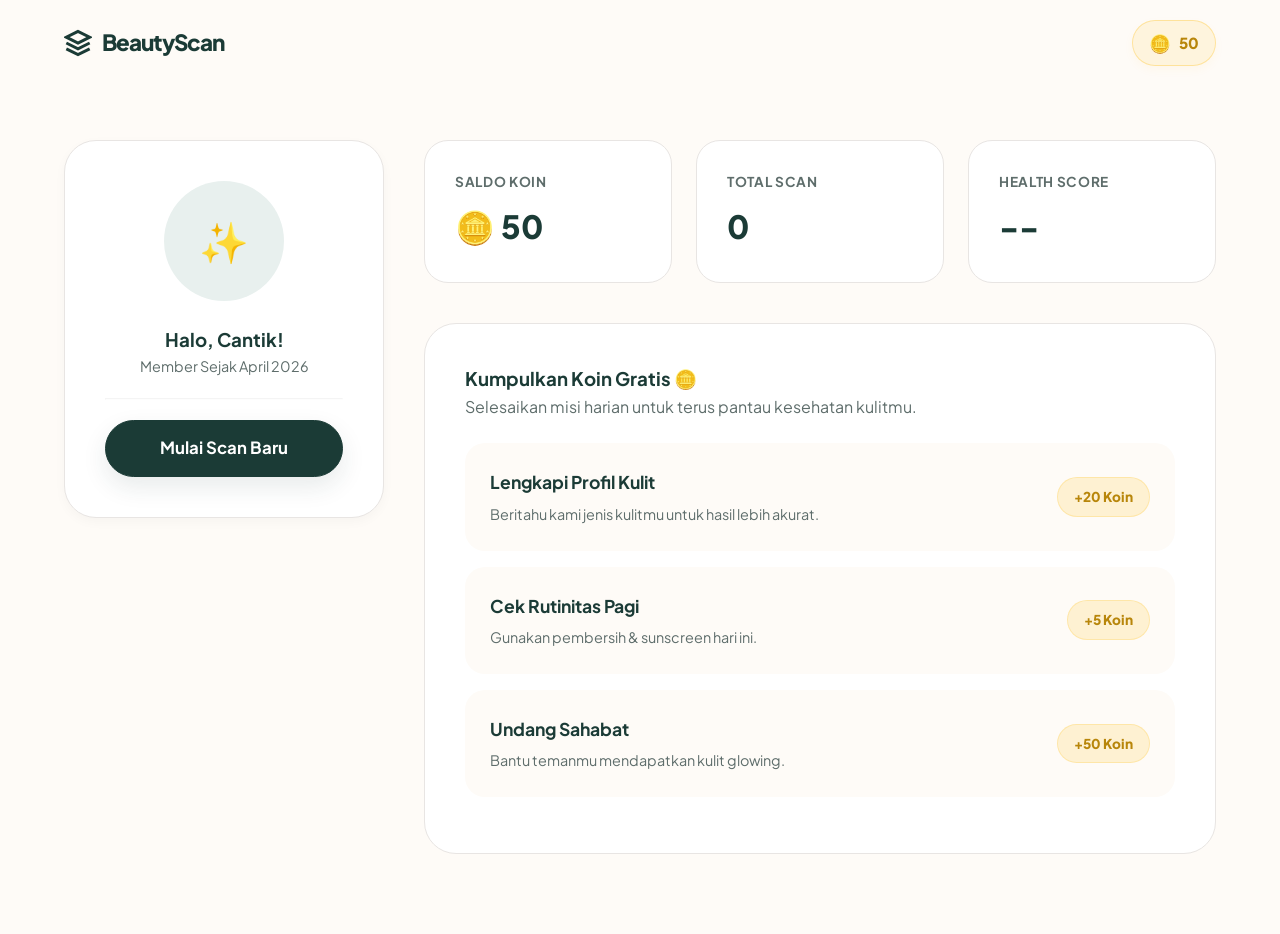
<file: dashboard.html>
<!DOCTYPE html>
<html lang="id">
<head>
  <meta charset="UTF-8" />
  <meta name="viewport" content="width=device-width, initial-scale=1.0, maximum-scale=1.0, user-scalable=no" />
  <meta name="theme-color" content="#FEFBF7" />
  <title>Dashboard Saya — BeautyScan</title>
  <link rel="preconnect" href="https://fonts.googleapis.com">
  <link rel="preconnect" href="https://fonts.gstatic.com" crossorigin>
  <link href="https://fonts.googleapis.com/css2?family=Plus+Jakarta+Sans:wght@400;500;600;700;800&display=swap" rel="stylesheet">
  <link rel="stylesheet" href="style.css" />
  <style>
    /* Dashboard specific overrides */
    .dashboard-container { padding: 140px 0 80px; width: 90%; max-width: 1400px; margin: 0 auto; }
    .dash-grid { display: grid; grid-template-columns: 320px 1fr; gap: 40px; }
    .dash-sidebar { position: relative; top: 0; }
    
    /* Remove sticky header for dashboard as requested */
    .app-header.active { position: absolute !important; }

    .profile-card { 
      background: white; 
      padding: 40px; 
      border-radius: 32px; 
      border: 1px solid var(--border-color);
      text-align: center;
      box-shadow: var(--shadow-sm);
    }
    .profile-avatar { width: 120px; height: 120px; border-radius: 50%; background: var(--accent-light); margin: 0 auto 24px; display: flex; align-items: center; justify-content: center; font-size: 2.5rem; }
    
    .dash-main { display: flex; flex-direction: column; gap: 40px; }
    
    .stat-row { display: grid; grid-template-columns: repeat(3, 1fr); gap: 24px; }
    .stat-card { background: white; padding: 30px; border-radius: 24px; border: 1px solid var(--border-color); }
    .stat-card h4 { font-size: 0.85rem; color: var(--text-muted); text-transform: uppercase; margin-bottom: 8px; font-weight: 700; letter-spacing: 0.05em; }
    .stat-card .val { font-size: 2rem; font-weight: 800; color: var(--text-main); }
    
    .mission-list { background: white; padding: 40px; border-radius: 32px; border: 1px solid var(--border-color); }
    .mission-item { 
      display: flex; justify-content: space-between; align-items: center; padding: 24px; 
      background: var(--base-bg); border-radius: 20px; margin-bottom: 16px; border: 1px solid transparent; transition: all 0.4s cubic-bezier(0.165, 0.84, 0.44, 1);
    }
    .mission-item:hover { transform: translateX(12px); background: white; border-color: var(--accent-main); box-shadow: var(--shadow-md); }
    .m-info h5 { font-size: 1.1rem; margin-bottom: 6px; font-weight: 700; }
    .m-info p { font-size: 0.9rem; color: var(--text-muted); }
    .m-reward { background: rgba(255,184,0,0.15); color: #B8860B; padding: 8px 16px; border-radius: 100px; font-weight: 800; font-size: 0.85rem; border: 1px solid rgba(255,184,0,0.2); }

    /* Mobile Responsiveness */
    @media (max-width: 1024px) {
      .dash-grid { grid-template-columns: 1fr; }
      .dash-sidebar { position: static; }
      .stat-row { grid-template-columns: 1fr; }
    }
    @media (max-width: 480px) {
      .dashboard-container { padding-top: 40px; }
      .mission-item { flex-direction: column; align-items: flex-start; gap: 16px; }
      .mission-list { padding: 25px; }
      .stat-card { padding: 20px; }
    }
  </style>
</head>
<body class="page-fade-in">
  <!-- Custom Cursor -->
  <div class="cursor-ring"></div>
  <div class="cursor-dot"></div>

  <header class="app-header active">
    <div class="nav-container">
      <a href="index.html" class="logo">
        <svg width="28" height="28" viewBox="0 0 24 24" fill="none" stroke="var(--accent-main)" stroke-width="2.5"><path d="M12 2L2 7l10 5 10-5-10-5z"/><path d="M2 17l10 5 10-5"/><path d="M2 12l10 5 10-5"/></svg>
        <span>BeautyScan</span>
      </a>
      <div class="nav-actions">
        <div class="coin-badge">
          <span class="coin-icon">🪙</span>
          <span class="userCoins">50</span>
        </div>
        <button class="mobile-toggle" id="menuToggle"><span></span><span></span><span></span></button>
      </div>
    </div>
  </header>

  <main class="container dashboard-container">
    <div class="dash-grid">
      <aside class="dash-sidebar">
        <div class="profile-card">
          <div class="profile-avatar">✨</div>
          <h3>Halo, Cantik!</h3>
          <p style="color:var(--text-muted); font-size:0.9rem;">Member Sejak April 2026</p>
          <hr style="margin:20px 0; opacity:0.1;">
          <a href="index.html#upload-section" class="btn-primary-large" style="width:100%;">Mulai Scan Baru</a>
        </div>
      </aside>

      <section class="dash-main">
        <div class="stat-row">
          <div class="stat-card">
            <h4>Saldo Koin</h4>
            <div class="val">🪙 <span class="userCoins">50</span></div>
          </div>
          <div class="stat-card">
            <h4>Total Scan</h4>
            <div class="val">0</div>
          </div>
          <div class="stat-card">
            <h4>Health Score</h4>
            <div class="val">--</div>
          </div>
        </div>

        <div class="mission-list">
          <h3>Kumpulkan Koin Gratis 🪙</h3>
          <p style="margin-bottom:24px; color:var(--text-muted);">Selesaikan misi harian untuk terus pantau kesehatan kulitmu.</p>
          
          <div class="mission-item">
            <div class="m-info">
              <h5>Lengkapi Profil Kulit</h5>
              <p>Beritahu kami jenis kulitmu untuk hasil lebih akurat.</p>
            </div>
            <div class="m-reward">+20 Koin</div>
          </div>

          <div class="mission-item">
            <div class="m-info">
              <h5>Cek Rutinitas Pagi</h5>
              <p>Gunakan pembersih & sunscreen hari ini.</p>
            </div>
            <div class="m-reward">+5 Koin</div>
          </div>

          <div class="mission-item">
            <div class="m-info">
              <h5>Undang Sahabat</h5>
              <p>Bantu temanmu mendapatkan kulit glowing.</p>
            </div>
            <div class="m-reward">+50 Koin</div>
          </div>
        </div>
      </section>
    </div>
  </main>

  <script src="script.js"></script>
</body>
</html>
</file>
<file: style.css>
:root {
  /* Colors */
  --base-bg: #FEFBF7; /* Krem Medvi-style */
  --alt-bg: #F9F6F2; /* Seksi background lebih gelap sedikit */
  --accent-main: #1B3B36; /* Deep Forest Green (Medvi Primary) */
  --accent-secondary: #E8A598; /* Peach (Tetap simpan untuk sentuhan kecantikan) */
  --accent-dark: #122925;
  --accent-light: #E8F0EE; /* Sage super terang */
  
  --text-main: #1B3B36; /* Pakai hijau gelap untuk teks agar lebih kohesif */
  --text-muted: #5E6D6B; /* Abu-abu kehijauan */
  
  --card-bg: #FFFFFF;
  --border-color: #E8E5E3;
  
  /* Badge Condition Colors */
  --badge-red: #FCE8E8;
  --badge-red-text: #E57373;
  --badge-yellow: #FFF4E5;
  --badge-yellow-text: #F6B86C;
  --badge-purple: #F3E8FC;
  --badge-purple-text: #A673E5;
  --badge-green: #E8FCEF;
  --badge-green-text: #66C48B;
  
  /* Metrics */
  --radius-sm: 8px;
  --radius-md: 16px;
  --radius-lg: 24px;
  --radius-xl: 32px;
  --radius-pill: 999px;
  
  --shadow-sm: 0 4px 12px rgba(44, 44, 42, 0.03);
  --shadow-md: 0 12px 32px rgba(44, 44, 42, 0.06);
  --shadow-lg: 0 24px 50px rgba(44, 44, 42, 0.1);
  
  --font-primary: 'Plus Jakarta Sans', sans-serif;
  --transition: 0.3s cubic-bezier(0.25, 0.8, 0.25, 1);
}

*, *::before, *::after { box-sizing: border-box; margin: 0; padding: 0; }
html { scroll-behavior: smooth; }

.page-fade-in {
  opacity: 0;
  transition: opacity 0.5s ease-out;
}

html, body {
  overflow-x: hidden;
  width: 100%;
  position: relative;
}

body {
  font-family: var(--font-primary);
  background-color: var(--base-bg);
  color: var(--text-main);
  line-height: 1.6;
}

/* ── CUSTOM CURSOR ── */
.cursor-ring {
  width: 32px;
  height: 32px;
  border: 1px solid var(--accent-main);
  border-radius: 50%;
  position: fixed;
  pointer-events: none;
  z-index: 10000;
  transition: transform 0.2s ease-out, opacity 0.3s ease, border-width 0.2s ease;
  transform: translate(-50%, -50%);
  opacity: 0;
}
.cursor-dot {
  width: 6px;
  height: 6px;
  background: var(--accent-main);
  border-radius: 50%;
  position: fixed;
  pointer-events: none;
  z-index: 10001;
  transform: translate(-50%, -50%);
  transition: transform 0.1s ease;
  opacity: 0;
}
body:hover .cursor-ring, body:hover .cursor-dot { opacity: 1; }

.cursor-ring.active { transform: translate(-50%, -50%) scale(1.8); background: rgba(27, 59, 54, 0.05); }

@media (min-width: 901px) {
  * { cursor: none !important; }
}
button, a, .faq-question, .tab-btn, .sample-img { cursor: none !important; }
a { text-decoration: none; color: inherit; transition: var(--transition); }

.container {
  max-width: 1400px;
  margin: 0 auto;
  padding: 0 5%;
}

.alt-bg {
  background-color: var(--alt-bg);
}

/* ── MODULAR UI BUTTONS ── */
.btn-cta, .btn-primary-large {
  display: inline-flex;
  align-items: center;
  justify-content: center;
  border-radius: var(--radius-pill);
  font-weight: 700;
  transition: all 0.3s cubic-bezier(0.19, 1, 0.22, 1);
  cursor: pointer;
  text-align: center;
}

.btn-primary-large {
  background: var(--accent-main);
  color: white !important;
  padding: 14px 32px;
  font-size: 1.05rem;
  border: 1px solid var(--accent-main);
  box-shadow: 0 10px 25px rgba(27, 59, 54, 0.1);
}

.btn-cta {
  background: transparent;
  color: var(--accent-main) !important;
  padding: 14px 32px;
  font-size: 1.05rem;
  border: 1.5px solid var(--accent-main);
}




.btn-primary-large:hover {
  background: var(--accent-dark);
  transform: translateY(-3px);
  box-shadow: 0 15px 35px rgba(27, 59, 54, 0.2);
}

.btn-cta:hover {
  background: var(--accent-light);
  transform: translateY(-3px);
}

.btn-primary-large:active, .btn-cta:active {
  transform: translateY(-1px) scale(0.98);
}


/* ── HEADER ── */
.app-header {
  padding: 20px 0;
  background: transparent;
  position: fixed;
  top: 0; left: 0; right: 0;
  z-index: 2500; /* Higher than mobile menu overlay */
  transition: all 0.4s ease;
}

.app-header.scrolled {
  padding: 12px 0;
  background: rgba(254, 251, 247, 0.8);
  backdrop-filter: blur(20px);
  border-bottom: 1px solid rgba(27, 59, 54, 0.05);
  box-shadow: var(--shadow-sm);
}

.nav-container { display: flex; justify-content: space-between; align-items: center; max-width: 1400px; margin: 0 auto; padding: 0 5%;}
.logo { display:flex; align-items:center; gap:10px; font-weight:800; font-size:1.4rem; color:var(--text-main); letter-spacing: -0.04em;}
.hero-btns {
  display: flex;
  gap: 20px;
  align-items: center;
  flex-wrap: wrap;
}

.nav-links { display: flex; gap: 40px; font-weight: 600; font-size: 0.9rem; color: var(--text-muted); }
.nav-links a { transition: all 0.3s ease; }
.nav-links a:hover { color: var(--accent-main); }
.nav-actions { display: flex; align-items: center; gap: 20px; }

/* Coin Badge */
.coin-badge {
  display: flex;
  align-items: center;
  gap: 8px;
  background: rgba(255, 184, 0, 0.1);
  padding: 8px 16px;
  border-radius: var(--radius-pill);
  border: 1px solid rgba(255, 184, 0, 0.3);
  font-weight: 800;
  color: #B8860B; /* Golden brown */
  font-size: 0.95rem;
  box-shadow: 0 4px 10px rgba(255, 184, 0, 0.05);
  transition: all 0.3s ease;
}
.coin-badge:hover { transform: scale(1.05); background: rgba(255, 184, 0, 0.15); }
.coin-icon { font-size: 1.1rem; }

.mobile-toggle { 
  display: none; 
  background: transparent; 
  border: none; 
  cursor: pointer; 
  padding: 10px; 
  z-index: 2000; /* Extremely high to stay on top */
  position: relative;
}
.mobile-toggle span { 
  display: block; 
  width: 25px; 
  height: 2px; 
  background: var(--text-main); /* Ensure visible color */
  margin: 5px 0; 
  transition: 0.3s; 
}
.mobile-toggle.active span { background: var(--text-main); }
.mobile-toggle.active span:nth-child(1) { transform: rotate(-45deg) translate(-5px, 6px); }
.mobile-toggle.active span:nth-child(2) { opacity: 0; }
.mobile-toggle.active span:nth-child(3) { transform: rotate(45deg) translate(-5px, -6px); }

/* Mobile Menu Overlay */
.mobile-menu {
  position: fixed; 
  top: 0; 
  right: -100%; 
  width: 100%; 
  height: 100vh;
  background: white; 
  z-index: 1500; 
  padding: 120px 40px;
  display: flex; 
  flex-direction: column; 
  gap: 30px;
  transition: 0.4s cubic-bezier(0.19, 1, 0.22, 1);
  box-shadow: -20px 0 60px rgba(0,0,0,0.1);
}
.mobile-menu.active { right: 0; }
.mobile-menu a.menu-link { font-size: 1.5rem; font-weight: 800; color: var(--text-main); text-decoration: none; }
.mobile-menu .btn-primary-large { 
  margin-top: 20px; 
  color: white !important; 
  font-size: 1.1rem; 
  padding: 20px; 
  display: flex !important; /* Ensure it treats as block/flex */
}




/* ── HERO SECTION ── */
.hero-section {
  padding: 160px 0 100px; /* offset for absolute header */
}
.hero-container {
  display: grid;
  grid-template-columns: 1fr 1fr;
  gap: 60px;
  align-items: center;
  max-width: 100%;
  margin: 0 auto;
  padding: 0 4%;
}

.hero-badge {
  display: inline-flex;
  align-items: center;
  gap: 10px;
  font-size: 0.75rem;
  font-weight: 800;
  text-transform: uppercase;
  letter-spacing: 0.1em;
  color: var(--accent-main);
  background: var(--accent-light);
  padding: 8px 18px;
  border-radius: 100px;
  margin-bottom: 32px;
}

.hero-headline {
  font-size: clamp(2.8rem, 6vw, 4.8rem);
  font-weight: 800;
  line-height: 1.05;
  margin-bottom: 32px;
  letter-spacing: -0.04em;
  color: var(--text-main);
}

.hero-headline span {
  color: var(--accent-secondary);
}

.hero-subtitle {
  font-size: 1.25rem;
  color: var(--text-muted);
  margin-bottom: 48px;
  max-width: 85%;
  line-height: 1.6;
  font-weight: 500;
}

/* Hero Visual */
.hero-visual { position: relative; }
.image-wrapper {
  position: relative;
  border-radius: var(--radius-xl);
  z-index: 1;
}
.hero-img {
  width: 100%;
  height: 600px;
  object-fit: cover;
  border-radius: var(--radius-xl);
  box-shadow: 0 40px 80px rgba(27, 59, 54, 0.1);
}

.floating-badge {
  position: absolute;
  background: rgba(255, 255, 255, 0.95);
  backdrop-filter: blur(10px);
  padding: 12px 20px;
  border-radius: var(--radius-pill);
  box-shadow: var(--shadow-md);
  font-weight: 600;
  font-size: 0.9rem;
  display: flex;
  align-items: center;
  gap: 10px;
  z-index: 2;
  animation: floatUpDown 4s ease-in-out infinite;
}

.badge-1 { top: 40px; right: -20px; }
.badge-2 { bottom: 60px; left: -30px; animation-delay: 1.5s; }

.badge-dot { width: 10px; height: 10px; border-radius: 50%; display: block; }
.pulse-pink { background: var(--accent-main); box-shadow: 0 0 0 4px var(--accent-light); }
.pulse-sage { background: #81C784; box-shadow: 0 0 0 4px #E8F5E9; }

@keyframes floatUpDown {
  0%, 100% { transform: translateY(0); }
  50% { transform: translateY(-10px); }
}

/* ── COMMON SECTION STRUCTURE ── */
.section-spacer { padding: 80px 0; }
.section-header { margin-bottom: 64px; }
.section-header.center { text-align: center; }
.section-header h2 { font-size: clamp(2.2rem, 4vw, 3rem); font-weight: 800; letter-spacing: -0.02em; margin-bottom: 16px; line-height: 1.1; }
.section-header p { font-size: 1.15rem; color: var(--text-muted); max-width: 600px; margin: 0 auto; line-height: 1.6; }

/* ── HOW IT WORKS ── */
.how-it-works-section { background-color: var(--alt-bg); }
.steps-grid { display: grid; grid-template-columns: repeat(3, 1fr); gap: 60px; }
.step-card { text-align: center; position: relative; }
.step-number {
  color: var(--accent-light);
  font-size: 10rem;
  font-weight: 800;
  position: absolute;
  top: -60px; left: 50%;
  transform: translateX(-50%);
  z-index: 0;
  opacity: 0.4;
  line-height: 1;
  pointer-events: none;
}
.step-icon {
  width: 84px; height: 84px;
  background: white;
  border-radius: 50%;
  border: 1px solid var(--border-color);
  display: flex; align-items: center; justify-content: center;
  margin: 0 auto 32px;
  color: var(--accent-main);
  position: relative; z-index: 1;
  box-shadow: var(--shadow-sm);
}
.step-card h3 { font-size: 1.5rem; margin-bottom: 16px; font-weight: 700; position: relative; z-index: 1;}
.step-card p { color: var(--text-muted); position: relative; z-index: 1; font-size: 1.05rem; }

/* ── ASYMMETRIC GRIDS (MEDVI STYLE) ── */
.medvi-grid {
  display: grid;
  grid-template-columns: 1fr 1fr;
  gap: 100px;
  align-items: center;
}

.medvi-grid.reverse { direction: rtl; }
.medvi-grid.reverse > * { direction: ltr; }

.grid-visual-composite {
  display: grid;
  grid-template-columns: repeat(2, 1fr);
  gap: 20px;
  position: relative;
}

.img-main { grid-column: span 2; border-radius: var(--radius-lg); height: 400px; object-fit: cover; }
.img-sub { border-radius: var(--radius-lg); height: 250px; object-fit: cover; }

.content-block h2, .grid-text-content h2 {
  font-size: clamp(2.2rem, 4vw, 3.4rem);
  font-weight: 800;
  line-height: 1.1;
  margin-bottom: 32px;
  letter-spacing: -0.03em;
  color: var(--text-main);
}

.content-block p, .grid-text-content p {
  font-size: 1.15rem;
  color: var(--text-muted);
  margin-bottom: 40px;
  max-width: 520px;
  line-height: 1.7;
}

.checklist {
  list-style: none;
  margin-bottom: 32px;
}

.checklist li {
  display: flex;
  align-items: center;
  gap: 12px;
  margin-bottom: 12px;
  font-weight: 600;
  color: var(--text-main);
}

/* ── RESULTS LAYOUT ── */
.results-header { text-align: left; }
.results-layout { display: block; position: relative; }
.results-main-stack { display: flex; flex-direction: column; gap: 40px; width: 100%; }
.results-top-row { display: grid; grid-template-columns: 1.2fr 1fr; gap: 40px; align-items: stretch; margin-bottom: 20px; }

@media (max-width: 1100px) {
  .results-top-row { grid-template-columns: 1fr; }
}

.results-visual-col { display: flex; flex-direction: column; width: 100%; min-width: 0; }
.annotated-wrap.modern-card { min-height: 500px; display: flex; align-items: center; justify-content: center; overflow: hidden; width: 100%; }
.result-photo { width: 100%; height: auto; max-height: 700px; object-fit: cover; }

.primary-insight-card {
  background: var(--accent-main);
  color: white;
  padding: 40px;
  border-radius: var(--radius-xl);
  display: flex;
  flex-direction: column;
  justify-content: center;
  box-shadow: var(--shadow-lg);
  width: 100%;
}
.primary-insight-card .small-badge { color: rgba(255,255,255,0.6); margin-bottom: 24px;}
.primary-insight-card h2 { font-size: 2.22rem; margin-bottom: 20px; font-weight: 800; line-height: 1.2; }
.primary-insight-card h2 span { color: var(--accent-secondary); }
.primary-insight-card p { font-size: 1.15rem; opacity: 0.9; line-height: 1.7; }

.results-cards-container { 
  display: grid; 
  grid-template-columns: 1fr; 
  gap: 24px; 
  width: 100%;
}
.result-card {
  background: var(--card-bg);
  border-radius: var(--radius-lg);
  padding: 32px;
  border: 1px solid var(--border-color);
  transition: var(--transition);
}
.result-card:hover { border-color: var(--accent-main); box-shadow: var(--shadow-md); transform: translateY(-4px); }
.result-card-header { display: flex; align-items: center; gap: 16px; margin-bottom: 24px; }
.result-card-icon { width: 52px; height: 52px; border-radius: 14px; background: var(--alt-bg); display: flex; align-items: center; justify-content: center; color: var(--accent-main); }
.result-card-title h3 { font-size: 1.25rem; font-weight: 700; margin-bottom: 4px; }
.result-status { font-size: 0.7rem; font-weight: 800; text-transform: uppercase; letter-spacing: 0.05em; padding: 4px 12px; border-radius: 100px; background: var(--border-color); color: var(--text-muted); }

.result-card-body p { font-size: 1rem; color: var(--text-muted); line-height: 1.6; margin-bottom: 20px; }
.result-card-body strong { color: var(--text-main); display: block; margin-top: 20px; font-size: 0.85rem; text-transform: uppercase; letter-spacing: 0.05em; margin-bottom: 6px; }

/* ── RECOMMENDATIONS ── */
.reco-section { padding-top: 100px; border-top: 1px solid var(--border-color); }
.products-grid { 
  display: grid; 
  grid-template-columns: repeat(2, 1fr); 
  gap: 30px; 
  max-width: 1000px; 
  margin: 0 auto;
}
.product-card {
  display: grid;
  grid-template-columns: 200px 1fr;
  background: var(--card-bg);
  border-radius: var(--radius-lg);
  overflow: hidden;
  border: 1px solid var(--border-color);
  transition: var(--transition);
}
.product-img-box { height: 100%; background: #F8F8F8; }
.product-body { padding: 32px; }

/* ── SKELETON LOADER ── */
.skeleton {
  background: linear-gradient(110deg, #ececec 8%, #f5f5f5 18%, #ececec 33%);
  background-size: 200% 100%;
  animation: 1.5s shine linear infinite;
  border-radius: 12px;
}
@keyframes shine { to { background-position-x: -200%; } }

/* ── CHECKLIST ── */
.checklist { list-style: none; margin-top: 24px; }
.checklist li {
  position: relative;
  padding-left: 28px;
  margin-bottom: 12px;
  font-weight: 600;
  color: var(--text-main);
}
.checklist li::before {
  content: '→';
  position: absolute;
  left: 0;
  color: var(--accent-secondary);
  font-weight: 900;
}

.checklist-anim li {
  opacity: 0;
  transform: translateX(15px);
  animation: slideCheck 0.5s cubic-bezier(0.2, 0.8, 0.2, 1) forwards;
}
.checklist-anim li:nth-child(1) { animation-delay: 0.2s; }
.checklist-anim li:nth-child(2) { animation-delay: 0.4s; }
.checklist-anim li:nth-child(3) { animation-delay: 0.6s; }
.checklist-anim li:nth-child(4) { animation-delay: 0.8s; }

@keyframes slideCheck {
  to { opacity: 1; transform: translateX(0); }
}

/* ── FAQ SECTION ── */
.faq-container { max-width: 800px; margin: 0 auto; }
.faq-item {
  border-bottom: 1px solid var(--border-color);
  padding: 24px 0;
}
.faq-question {
  font-size: 1.25rem;
  font-weight: 700;
  display: flex;
  justify-content: space-between;
  align-items: center;
  cursor: pointer;
}
.faq-answer {
  padding-top: 16px;
  color: var(--text-muted);
  display: none;
}
.faq-item.active .faq-answer { display: block; }
.faq-item.active .faq-question svg { transform: rotate(180deg); }

/* ── FEATURES ── */
.features-grid { display: grid; grid-template-columns: repeat(3, 1fr); gap: 24px; }
.feature-card {
  background: var(--card-bg);
  padding: 40px 32px;
  border-radius: var(--radius-lg);
  border: 1px solid var(--border-color);
  box-shadow: var(--shadow-sm);
  transition: var(--transition);
}
.feature-card:hover {
  transform: translateY(-5px);
  box-shadow: var(--shadow-md);
}
.f-icon { font-size: 2.5rem; margin-bottom: 24px; color: var(--accent-main); }
.feature-card.reveal { opacity: 0; transform: translateY(30px); transition: all 0.8s cubic-bezier(0.25, 1, 0.5, 1); }
.feature-card.reveal.active { opacity: 1; transform: translateY(0); }

/* ── SCROLL REVEAL UTILITY ── */
.reveal { opacity: 0; transform: translateY(40px); transition: all 0.8s cubic-bezier(0.22, 1, 0.36, 1); }
.reveal.active { opacity: 1; transform: translateY(0); }

/* ── UPLOAD SECTION ── */
.upload-header { text-align: center; margin-bottom: 48px; }
.upload-header h2 { font-size: clamp(2.2rem, 3.5vw, 2.8rem); font-weight: 800; margin-bottom: 12px; line-height: 1.1; }
.upload-header p { color: var(--text-muted); font-size: 1.1rem; }

.upload-wrapper { display: flex; flex-direction: column; align-items: center; }
.upload-card { max-width: 860px !important; }
.modern-card {
  background: var(--card-bg);
  width: 100%;
  max-width: 600px;
  border-radius: var(--radius-xl);
  box-shadow: var(--shadow-md);
  overflow: hidden;
}

.card-state { padding: 48px; text-align: center; }

/* State 1: Upload DND */
.upload-border-dashed {
  border: 2px dashed var(--accent-main);
  border-radius: var(--radius-lg);
  padding: 80px 40px;
  transition: var(--transition);
  background: rgba(27, 59, 54, 0.02);
}
.modern-card.drag-over .upload-border-dashed {
  background: var(--accent-light);
  border-style: solid;
}
.cloud-icon { color: var(--accent-main); margin-bottom: 24px; opacity: 0.8; }
.upload-border-dashed h3 { font-size: 1.6rem; font-weight: 800; margin-bottom: 12px; }
.drop-text { color: var(--text-muted); margin-bottom: 40px; font-size: 1.1rem; }

.sample-images-wrap { margin-top: 32px; }
.sample-text { font-size: 0.9rem; color: var(--text-muted); margin-bottom: 16px; }
.sample-row { display: flex; gap: 12px; justify-content: center; }
.sample-img {
  width: 60px; height: 60px;
  border-radius: var(--radius-sm);
  background-size: cover; background-position: center;
  cursor: pointer;
  border: 2px solid transparent;
  transition: var(--transition);
}
.sample-img:hover { border-color: var(--accent-main); transform: scale(1.05); }

/* State 2: Scanner Shimmer */
.scanning-wrapper { width: 100%; }
.scan-image-wrap {
  position: relative;
  width: 100%;
  aspect-ratio: 1;
  max-height: 300px;
  border-radius: var(--radius-lg);
  overflow: hidden;
  margin-bottom: 32px;
}
.scan-img-underlay { width: 100%; height: 100%; object-fit: cover; opacity: 0.8; filter: grayscale(50%); }
.shimmer-overlay {
  position: absolute;
  inset: 0;
  background: linear-gradient(90deg, transparent, rgba(232, 165, 152, 0.2), transparent);
  background-size: 200% 100%;
  animation: shimmer 2s infinite;
  z-index: 1;
}
@keyframes shimmer { 0% { background-position: -200% 0; } 100% { background-position: 200% 0; } }

.scanning-scanner-line {
  position: absolute; left: 0; right: 0; height: 3px;
  background: var(--accent-main);
  box-shadow: 0 0 15px 4px rgba(232, 165, 152, 0.6);
  animation: scanLine 2.5s ease-in-out infinite alternate;
  z-index: 2;
}
@keyframes scanLine { 0% { top: 0; } 100% { top: 100%; } }

.scan-progress-area h3 { font-size: 1.25rem; font-weight: 700; margin-bottom: 16px; }
.scan-progress-track { width: 100%; height: 8px; background: var(--border-color); border-radius: var(--radius-pill); margin-bottom: 12px; overflow: hidden; }
.scan-progress-fill { height: 100%; width: 0%; background: var(--accent-main); transition: width 0.1s linear; }
.scan-hint { font-size: 0.9rem; color: var(--text-muted); }


/* ── PREVIEW STATE (READY TO SCAN) ── */
.ready-state-wrap { padding: 40px; }
.preview-grid { 
  display: grid; 
  grid-template-columns: 1fr 340px; 
  gap: 40px; 
  text-align: left; 
  align-items: start;
}
.preview-visual { display: flex; flex-direction: column; gap: 24px; }
.image-preview-wrapper { 
  position: relative; 
  border-radius: 20px; 
  overflow: hidden; 
  border: 4px solid var(--accent-main); 
  box-shadow: var(--shadow-md); 
}
.image-preview-wrapper img { width: 100%; height: 320px; object-fit: cover; display: block; }
.preview-overlay-text { 
  position: absolute; bottom: 0; width: 100%; 
  background: rgba(27, 59, 54, 0.85); color: white; 
  padding: 12px; font-size: 0.8rem; text-align: center; font-weight: 700; 
}

.ready-actions { display: flex; flex-direction: column; gap: 12px; }
.btn-primary-large { color: white !important; }
.btn-cancel { 
  background: transparent; color: var(--text-muted); 
  border: none; padding: 10px; font-weight: 700; cursor: pointer; transition: 0.3s; 
}
.btn-cancel:hover { color: var(--accent-main); }

.preview-details { 
  background: var(--base-bg); 
  padding: 32px; 
  border-radius: 24px; 
  border: 1px solid var(--border-color); 
}
.preview-details h4 { font-size: 1.25rem; font-weight: 800; margin-bottom: 24px; color: var(--text-main); }
.preview-checklist { list-style: none; padding: 0; margin: 0; }
.preview-checklist li { display: flex; gap: 12px; align-items: flex-start; margin-bottom: 20px; font-size: 0.95rem; color: var(--text-muted); line-height: 1.4; }
.preview-checklist li svg { flex-shrink: 0; margin-top: 2px; }
.preview-checklist li strong { color: var(--text-main); }

.ai-note-box { 
  margin-top: 32px; padding: 20px; 
  background: rgba(232, 165, 152, 0.1); border-radius: 16px; 
  font-size: 0.85rem; color: var(--text-muted); line-height: 1.5;
  border: 1px solid rgba(232, 165, 152, 0.2);
}

/* ── TESTIMONIALS ── */
.testi-grid { display: grid; grid-template-columns: 1fr 1fr; gap: 32px; max-width: 900px; margin: 0 auto;}
.testi-card {
  background: var(--card-bg);
  padding: 40px;
  border-radius: var(--radius-lg);
  border: 1px solid var(--border-color);
  box-shadow: var(--shadow-sm);
}
.testi-stars { color: #FFB800; font-size: 1.2rem; margin-bottom: 20px; }
.testi-text { font-size: 1.1rem; font-weight: 500; font-style: italic; margin-bottom: 32px; line-height: 1.6; }
.testi-user { display: flex; align-items: center; gap: 16px; }
.t-avatar img { width: 48px; height: 48px; border-radius: 50%; object-fit: cover; }
.t-info strong { font-weight: 700; display: block; }
.t-info span { font-size: 0.85rem; color: var(--text-muted); }




/* ── FOOTER ── */
.site-footer { background: var(--card-bg); padding: 80px 0 30px; border-top: 1px solid var(--border-color); }
.footer-grid { display: grid; grid-template-columns: 2fr 1fr 1fr; gap: 60px; margin-bottom: 60px; }
.f-about { color: var(--text-muted); margin-top: 16px; max-width: 300px; }
.f-col h4 { font-size: 1rem; font-weight: 700; margin-bottom: 24px; }
.f-col a { display: block; margin-bottom: 16px; color: var(--text-muted); font-weight: 500;}
.f-col a:hover { color: var(--accent-main); }
.footer-bottom { border-top: 1px solid var(--border-color); padding-top: 30px; text-align: center; color: var(--text-muted); font-size: 0.9rem; }


/* ── NEW REPORT LAYOUT (RESULT PAGE) ── */
.report-container {
  display: flex;
  min-height: 100vh;
  background: var(--base-bg);
  position: relative;
  overflow: hidden;
}

/* Sidebar */
.report-sidebar {
  width: 320px;
  background: white;
  border-right: 1px solid var(--border-color);
  padding: 40px;
  display: flex;
  flex-direction: column;
  position: sticky;
  top: 0;
  height: 100vh;
  z-index: 100;
  overflow-y: auto; /* Agar sidebar bisa di-scroll jika konten berlebih */
}

.sidebar-header { margin-bottom: 60px; }
.sidebar-user { margin-bottom: 40px; padding: 24px; background: var(--alt-bg); border-radius: var(--radius-lg); }
.avatar-placeholder { width: 44px; height: 44px; background: var(--accent-main); color: white; border-radius: 12px; display: flex; align-items: center; justify-content: center; font-weight: 800; margin-bottom: 16px; }
.user-meta { margin-bottom: 12px; }
.meta-label { display: block; font-size: 0.65rem; text-transform: uppercase; letter-spacing: 0.1em; color: var(--text-muted); margin-bottom: 2px; }
.meta-value { font-weight: 700; font-size: 0.9rem; color: var(--text-main); }

.report-nav { display: flex; flex-direction: column; gap: 8px; flex: 1; }
.report-nav a { padding: 12px 18px; border-radius: 12px; font-weight: 600; color: var(--text-muted); transition: all 0.3s ease; font-size: 0.95rem; text-decoration: none; }
.report-nav a:hover, .report-nav a.active { background: var(--accent-light); color: var(--accent-main); }

.btn-re-scan { display: flex; align-items: center; justify-content: center; gap: 10px; padding: 16px; background: white; border: 1px solid var(--border-color); border-radius: 14px; font-weight: 700; color: var(--accent-main); transition: all 0.3s ease; margin-top: 30px; text-decoration: none; }
.btn-re-scan:hover { background: var(--accent-light); border-color: var(--accent-main); }

/* Main Content Area */
.report-main {
  flex: 1;
  padding: 60px 80px;
  overflow-y: auto;
  position: relative;
  z-index: 5;
  height: 100vh; /* Pastikan sticky sidebar bekerja dengan scroll container ini */
}

.report-header { display: flex; justify-content: space-between; align-items: flex-end; margin-bottom: 60px; }
.badge-status { display: inline-block; padding: 6px 14px; background: #E8F5E9; color: #2E7D32; border-radius: 100px; font-size: 0.75rem; font-weight: 800; margin-bottom: 16px; }
.report-header h1 { font-size: 3.5rem; font-weight: 800; letter-spacing: -0.04em; line-height: 1; margin-bottom: 16px; }
.btn-print { padding: 10px 20px; background: var(--accent-main); color: white; border-radius: 10px; font-weight: 700; border: none; font-size: 0.9rem; }

/* Section Cards */
.section-card { background: white; border-radius: 32px; padding: 50px; margin-bottom: 40px; border: 1px solid var(--border-color); box-shadow: 0 20px 50px rgba(27, 59, 54, 0.04); }
.section-header { margin-bottom: 32px; text-align: left; }
.section-header.center { text-align: center; }
.section-header h3 { font-size: 1.8rem; font-weight: 800; margin-bottom: 8px; }
.section-header p { font-size: 1rem; color: var(--text-muted); margin: 0; }
.section-header.center p { margin: 0 auto; max-width: 600px; }

/* Diagnostic Hero Grid */
.diagnostic-grid { display: grid; grid-template-columns: 1fr 1fr; gap: 60px; align-items: center; }
.visual-pane .annotated-wrap { background: #fbfbf9; padding: 14px; border-radius: var(--radius-xl); border: 1px solid var(--border-color); position: relative;}
.result-photo { width: 100%; border-radius: var(--radius-lg); object-fit: cover; max-height: 500px;}
.image-label { text-align: center; font-size: 0.7rem; color: var(--text-muted); margin-top: 20px; font-weight: 700; text-transform: uppercase; letter-spacing: 0.1em; }

/* Annotation Dots & Labels */
.annotation-dot { position: absolute; width: 24px; height: 24px; cursor: pointer; z-index: 10; transform: translate(-50%, -50%); }
.dot-1 { top: 25%; left: 70%; } .dot-2 { top: 52%; left: 45%; } .dot-3 { top: 38%; left: 22%; } .dot-4 { top: 20%; left: 52%; }
.dot-pulse { display: block; width: 14px; height: 14px; background: var(--accent-main); border-radius: 50%; border: 2px solid white; box-shadow: 0 0 10px rgba(0,0,0,0.2); position: relative; }
.dot-pulse::after { content: ''; position: absolute; inset: -8px; background: rgba(27,59,54,0.3); border-radius: 50%; animation: pulseDot 2s ease-out infinite; }

/* Handle/Hint indicator */
.annotation-dot::before {
  content: 'Diagnosis Point';
  position: absolute;
  bottom: 120%;
  left: 50%;
  transform: translateX(-50%) translateY(10px);
  background: var(--accent-main);
  color: white;
  font-size: 0.65rem;
  font-weight: 800;
  padding: 4px 10px;
  border-radius: 4px;
  white-space: nowrap;
  opacity: 0;
  transition: all 0.3s ease;
  pointer-events: none;
}
.annotation-dot:hover::before { opacity: 1; transform: translateX(-50%) translateY(0); }
@keyframes pulseDot { 0% { transform: scale(1); opacity: 1; } 100% { transform: scale(2.5); opacity: 0; } }

.insight-pane { display: flex; flex-direction: column; }
.insight-status-wrap { margin-bottom: 24px; }
.insight-small-label { font-size: 0.75rem; font-weight: 800; color: var(--accent-secondary); text-transform: uppercase; margin-bottom: 8px; display: block; letter-spacing: 0.05em; }
.insight-status-wrap h2 { font-size: 2.4rem; font-weight: 800; margin-bottom: 12px; line-height: 1.2; }
.condition-badge { display: inline-block; padding: 6px 14px; background: var(--accent-light); color: var(--accent-main); border-radius: 8px; font-weight: 800; font-size: 0.85rem; }
.insight-description { font-size: 1.05rem; color: var(--text-muted); line-height: 1.7; margin-bottom: 32px; }

/* Metrics Bar */
.skin-metrics-bar { display: flex; flex-direction: column; gap: 16px; }
.metric-item { display: grid; grid-template-columns: 110px 1fr 40px; gap: 16px; align-items: center; }
.metric-label { font-size: 0.8rem; font-weight: 700; }
.metric-track { height: 6px; background: #EEEBE6; border-radius: 100px; overflow: hidden; }
.metric-fill { height: 100%; background: var(--accent-main); border-radius: 100px; }
.metric-value { font-weight: 800; font-size: 0.85rem; text-align: right; }

/* Detailed Cards Grid */
.results-cards-grid { display: grid; grid-template-columns: repeat(2, 1fr); gap: 20px; }
.result-card-modern { background: #fbfbf9; padding: 28px; border-radius: 20px; border: 1px solid transparent; transition: all 0.3s ease; }
.result-card-modern:hover { background: white; border-color: var(--border-color); box-shadow: 0 10px 30px rgba(0,0,0,0.03); transform: translateY(-3px); }

/* Reco Box & Tabs */
.recommendation-box { background: white; }
.category-tabs { 
  display: flex; 
  gap: 16px; 
  margin-bottom: 40px; 
  background: var(--alt-bg); 
  padding: 8px; 
  border-radius: 20px; 
  width: fit-content;
}

.tab-btn {
  display: flex;
  align-items: center;
  gap: 10px;
  background: transparent;
  border: none;
  padding: 12px 24px;
  border-radius: 14px;
  font-family: inherit;
  font-weight: 700;
  font-size: 0.95rem;
  color: var(--text-muted);
  transition: all 0.3s ease;
}

.tab-btn .icon { font-size: 1.2rem; }

.tab-btn.active {
  background: white;
  color: var(--accent-main);
  box-shadow: 0 4px 12px rgba(0,0,0,0.05);
}

.tab-btn:hover:not(.active) {
  background: rgba(27,59,54,0.03);
  color: var(--accent-main);
}
.products-grid-modern { display: grid; grid-template-columns: repeat(2, 1fr); gap: 24px; }
.product-card-premium { background: white; border-radius: 24px; overflow: hidden; border: 1px solid var(--border-color); display: flex; flex-direction: column; transition: all 0.4s ease; }
.product-card-premium:hover { transform: translateY(-6px); box-shadow: 0 15px 40px rgba(0,0,0,0.05); }
.product-img-wrap { height: 210px; background: #F7F7F7; display: flex; align-items: center; justify-content: center; position: relative; }
.product-badge { position: absolute; top: 12px; left: 12px; padding: 4px 10px; background: var(--accent-main); color: white; font-size: 0.65rem; font-weight: 800; border-radius: 100px; }
.product-content { padding: 24px; flex: 1; display: flex; flex-direction: column; }
.product-brand { font-size: 0.7rem; font-weight: 800; color: var(--accent-secondary); text-transform: uppercase; margin-bottom: 6px; letter-spacing: 0.1em; }
.product-name { font-size: 1.15rem; font-weight: 800; margin-bottom: 10px; line-height: 1.3; }
.product-desc { font-size: 0.9rem; color: var(--text-muted); line-height: 1.6; margin-bottom: 20px; flex: 1; }
.product-meta { display: flex; justify-content: space-between; align-items: center; padding-top: 16px; border-top: 1px dashed #EDECE9; }
.product-price { font-weight: 800; font-size: 1.1rem; }
.btn-buy { padding: 8px 18px; background: var(--accent-light); color: var(--accent-main); border-radius: 100px; font-weight: 700; font-size: 0.85rem; }

/* Filter & Toggle Bar */
.filter-bar { margin-bottom: 32px; }
.sensitive-filter-card { 
  display: flex; 
  justify-content: space-between; 
  align-items: center; 
  padding: 24px; 
  background: #FFF9FA; 
  border: 1px solid #FFEBEB; 
  border-radius: 20px; 
  box-shadow: 0 4px 15px rgba(255, 105, 135, 0.05);
}

.filter-info strong { display: block; font-size: 1.05rem; font-weight: 800; color: #D81B60; margin-bottom: 2px; }
.filter-info span { font-size: 0.9rem; color: #AD1457; opacity: 0.8; }

.toggle-switch {
  position: relative;
  display: inline-block;
  width: 54px;
  height: 28px;
}

.toggle-switch input { opacity: 0; width: 0; height: 0; }

.toggle-slider {
  position: absolute;
  cursor: pointer;
  top: 0; left: 0; right: 0; bottom: 0;
  background-color: #E0E0E0;
  transition: .4s;
  border-radius: 34px;
}

.toggle-slider:before {
  position: absolute;
  content: "";
  height: 22px; width: 22px;
  left: 3px; bottom: 3px;
  background-color: white;
  transition: .4s;
  border-radius: 50%;
  box-shadow: 0 2px 4px rgba(0,0,0,0.1);
}

.toggle-switch input:checked + .toggle-slider {
  background-color: #EC407A; /* Pinkish accent for sensitive */
}

.toggle-switch input:checked + .toggle-slider:before {
  transform: translateX(26px);
}


/* ── IMMERSIVE SCAN VIEW ── */
.scan-fullscreen { 
  display: flex; 
  align-items: center; 
  justify-content: center; 
  width: 100vw; 
  min-height: 100vh; 
  padding: 40px; 
  background: #FEFBF7; 
  position: fixed; 
  inset: 0; 
  z-index: 1000; 
  overflow-y: auto; 
}
.scan-layout-container { 
  display: grid; 
  grid-template-columns: 1.1fr 1fr; 
  width: 100%; 
  max-width: 1100px; 
  min-height: 80vh;
  margin: auto;
  background: white; 
  border-radius: 40px; 
  overflow: hidden; 
  box-shadow: 0 60px 120px rgba(27, 59, 54, 0.12); 
  border: 1px solid rgba(27, 59, 54, 0.05); 
}

.scan-visual-pane { background: #F7F7F5; display: flex; align-items: center; justify-content: center; padding: 60px; position: relative; overflow: hidden; border-right: 1px solid var(--border-color); }

/* Scientific Laser Scan Effect */
.scan-photo-frame { position: relative; width: 100%; max-width: 440px; aspect-ratio: 4/5; border-radius: 32px; overflow: hidden; box-shadow: 0 40px 80px rgba(0,0,0,0.15); }
.scan-photo-frame img { width: 100%; height: 100%; object-fit: cover; filter: grayscale(1) brightness(0.8); }
.scan-laser { position: absolute; top: 0; left: 0; width: 100%; height: 4px; background: linear-gradient(90deg, transparent, var(--accent-main), transparent); box-shadow: 0 0 20px var(--accent-main); z-index: 5; animation: laserMove 3s ease-in-out infinite; }
@keyframes laserMove { 0% { top: 0; } 50% { top: 100%; } 100% { top: 0; } }

.scan-dashboard-pane { display: flex; flex-direction: column; padding: 70px 60px; background: white; justify-content: center; }
.scan-live-badge { display: inline-flex; align-items: center; gap: 8px; padding: 6px 14px; background: #E8F5E9; color: #2E7D32; border-radius: 100px; font-size: 0.7rem; font-weight: 800; margin-bottom: 24px; letter-spacing: 0.1em; text-transform: uppercase; }
.badge-dot-live { width: 6px; height: 6px; background: #2E7D32; border-radius: 50%; animation: pulseLive 1.5s infinite; }
@keyframes pulseLive { 0% { opacity: 1; transform: scale(1); } 50% { opacity: 0.4; transform: scale(1.2); } 100% { opacity: 1; transform: scale(1); } }

.scan-msg { font-size: 2.4rem; font-weight: 800; line-height: 1.1; margin-bottom: 16px; letter-spacing: -0.02em; }
.scan-sub { color: var(--text-muted); line-height: 1.6; margin-bottom: 48px; font-size: 1.1rem; }

.scan-progress-area { margin-bottom: 40px; }
.scan-progress-track { height: 12px; background: #EEEBE6; border-radius: 100px; overflow: hidden; margin-bottom: 12px; }
.scan-progress-fill { height: 100%; background: var(--accent-main); width: 0%; transition: width 0.3s ease; }
.progress-info { display: flex; justify-content: space-between; font-weight: 800; font-size: 0.9rem; color: var(--text-main); }

/* Analysis Steps List */
.analysis-steps { display: flex; flex-direction: column; gap: 16px; }
.step-item { display: flex; align-items: center; gap: 12px; font-size: 0.95rem; font-weight: 700; color: var(--text-muted); transition: all 0.3s ease; opacity: 0.5; }
.step-item.active { color: var(--accent-main); opacity: 1; }
.step-item.done { color: var(--text-main); opacity: 0.8; }
.step-icon-check { width: 20px; height: 20px; display: flex; align-items: center; justify-content: center; border: 2px solid #DDD; border-radius: 50%; font-size: 0.7rem; }
.step-item.done .step-icon-check { background: var(--accent-main); border-color: var(--accent-main); color: white; }


/* ── UNIVERSAL RESPONSIVE POLISH ── */
@media (max-width: 1024px) {
  .mobile-toggle { display: block; }
  .nav-links { display: none; } 
  .nav-container { padding: 0 5%; }
  .logo span { font-size: 1.2rem; }
  .nav-actions .btn-cta { display: none; } /* Hide in header on mobile, keep in hero */

  .hero-container { grid-template-columns: 1fr; text-align: center; gap: 40px; padding-top: 20px; padding-bottom: 60px; }
  .hero-subtitle { margin: 0 auto 32px; width: 100%; max-width: 100%; font-size: 1.15rem; }
  .hero-btns { flex-direction: column; width: 100%; gap: 12px; }
  .hero-btns a { 
    width: 100%; 
    text-align: center; 
    padding: 18px !important; 
    font-size: 1rem !important;
    display: flex !important;
    justify-content: center;
  }
  .hero-img { height: 350px; } 

  .badge-1 { right: 10px; top: 20px; font-size: 0.8rem; }
  .badge-2 { left: 10px; bottom: 30px; font-size: 0.8rem; }

  .medvi-grid { grid-template-columns: 1fr; gap: 30px; }
  .medvi-grid.reverse { direction: ltr; }
  .grid-visual-composite { gap: 10px; padding: 0; }
  .img-main { height: auto !important; max-height: 400px; width: 100%; }
  
  .steps-grid { grid-template-columns: 1fr; gap: 24px; }
  .features-grid { grid-template-columns: 1fr; gap: 20px; }
  
  .upload-border-dashed { padding: 40px 20px; } /* Fixed height issue on mobile */
  .drop-text { margin-bottom: 24px; font-size: 0.95rem; }
  .btn-upload-massive { width: 100%; }

  .preview-grid { grid-template-columns: 1fr; gap: 24px; }
  .ready-state-wrap { padding: 24px; }
  .image-preview-wrapper img { height: 260px; }
  .preview-details { padding: 24px; }
  
  .testi-grid { grid-template-columns: 1fr; gap: 24px; padding: 0; }
  .testi-card { padding: 30px 24px; }
  
  .report-container { flex-direction: column; }
  .report-sidebar { 
    width: 100%; height: auto; position: relative; padding: 30px 24px; 
    border-right: none; border-bottom: 1px solid var(--border-color); 
  }
  .sidebar-header { margin-bottom: 30px; }
  .sidebar-user { display: grid; grid-template-columns: auto 1fr 1fr; align-items: center; gap: 20px; padding: 16px; margin-bottom: 20px; }
  .user-avatar-wrap { margin-bottom: 0; }
  .avatar-placeholder { margin-bottom: 0; }
  .report-nav { flex-direction: row; overflow-x: auto; padding-bottom: 10px; gap: 5px; }
  .report-nav a { white-space: nowrap; padding: 10px 16px; font-size: 0.85rem; }
  .btn-re-scan { margin-top: 15px; width: 100%; }

  .report-main { padding: 40px 24px; height: auto; overflow: visible; }
  .report-header { flex-direction: column; align-items: flex-start; gap: 20px; margin-bottom: 40px; }
  .report-header h1 { font-size: 2.8rem; }
  
  .diagnostic-grid { grid-template-columns: 1fr; gap: 40px; }
  .results-cards-grid { grid-template-columns: 1fr; }
  .products-grid-modern { grid-template-columns: 1fr; }
  
  .scan-layout-container { grid-template-columns: 1fr; min-height: auto; height: auto; max-width: 500px; }
  .scan-visual-pane { border-right: none; border-bottom: 1px solid var(--border-color); padding: 40px 24px; }
  .scan-dashboard-pane { padding: 40px 24px; }
  .scan-photo-frame { max-width: 100%; }
}

@media (max-width: 640px) {
  .hero-headline { font-size: 2.2rem; }
  .hero-subtitle { font-size: 1.1rem; width: 100%; max-width: 100%; }
  .hero-btns { flex-direction: column; width: 100%; }
  .hero-btns a { width: 100%; text-align: center; }
  .hero-img { height: 350px; } /* Adjusted for mobile */
  
  .scan-msg { font-size: 1.8rem; }
  .scan-fullscreen { padding: 15px; }
  .scan-layout-container { border-radius: 24px; }
  
  .section-card { padding: 24px; border-radius: 20px; margin-bottom: 24px; }
  .report-header h1 { font-size: 2.22rem; }
  .diagnostic-grid { gap: 24px; }
  .insight-status-wrap h2 { font-size: 1.8rem; }
  .metric-item { grid-template-columns: 1fr 40px; gap: 10px; }
  .metric-label { grid-column: span 2; }
  
  .category-tabs { width: 100%; overflow-x: auto; flex-wrap: nowrap; }
  .tab-btn { padding: 10px 16px; font-size: 0.85rem; }
  
  .footer-grid { grid-template-columns: 1fr; gap: 40px; text-align: center; }
  .f-about { margin: 16px auto 0; }
}

/* ── ADDITIONAL REFINEMENTS ── */
.result-card-header { display: flex; align-items: center; gap: 16px; margin-bottom: 24px; }
.result-title-group { display: flex; flex-direction: column; gap: 4px; }
.result-title { font-size: 1.1rem; font-weight: 800; color: var(--text-main); line-height: 1.2; }
.status-badge { display: inline-block; width: fit-content; padding: 4px 10px; border-radius: 6px; font-size: 0.65rem; font-weight: 800; text-transform: uppercase; letter-spacing: 0.05em; }

.badge-mild { background: #E8F5E9; color: #2E7D32; }
.badge-moderate { background: #FFF3E0; color: #EF6C00; }
.badge-significant { background: #FFEBEE; color: #C62828; }

.detail-row { font-size: 0.9rem; color: var(--text-muted); line-height: 1.6; margin-bottom: 16px; }
.detail-row strong { display: block; color: var(--text-main); font-weight: 800; font-size: 0.7rem; text-transform: uppercase; letter-spacing: 0.1em; margin-bottom: 4px; }


/* ── MODAL POPUP ── */
.modal-overlay {
  position: fixed; top: 0; left: 0; width: 100%; height: 100%;
  background: rgba(27, 59, 54, 0.4); backdrop-filter: blur(8px);
  display: none; align-items: center; justify-content: center;
  z-index: 5000; opacity: 0; transition: opacity 0.3s ease;
}
.modal-overlay.active { display: flex; opacity: 1; }

.modal-card {
  background: white; width: 100%; max-width: 420px;
  padding: 40px; border-radius: 32px; text-align: center;
  transform: translateY(20px); transition: transform 0.4s cubic-bezier(0.175, 0.885, 0.32, 1.275);
  box-shadow: 0 30px 60px rgba(0,0,0,0.15);
}
.modal-overlay.active .modal-card { transform: translateY(0); }

.modal-icon { font-size: 3rem; margin-bottom: 24px; display: block; }
.modal-card h3 { font-size: 1.5rem; font-weight: 800; margin-bottom: 12px; color: var(--text-main); }
.modal-card p { color: var(--text-muted); line-height: 1.6; margin-bottom: 32px; }

.modal-actions { display: flex; flex-direction: column; gap: 12px; }
.modal-btn-primary { 
  background: var(--accent-main); color: white; border: none; 
  padding: 16px; border-radius: 100px; font-weight: 800; cursor: pointer;
  transition: 0.3s;
}
.modal-btn-primary:hover { background: var(--accent-dark); transform: scale(1.02); }
.modal-btn-secondary { 
  background: transparent; color: var(--text-muted); border: none; 
  padding: 10px; font-weight: 700; cursor: pointer;
}
</file>
